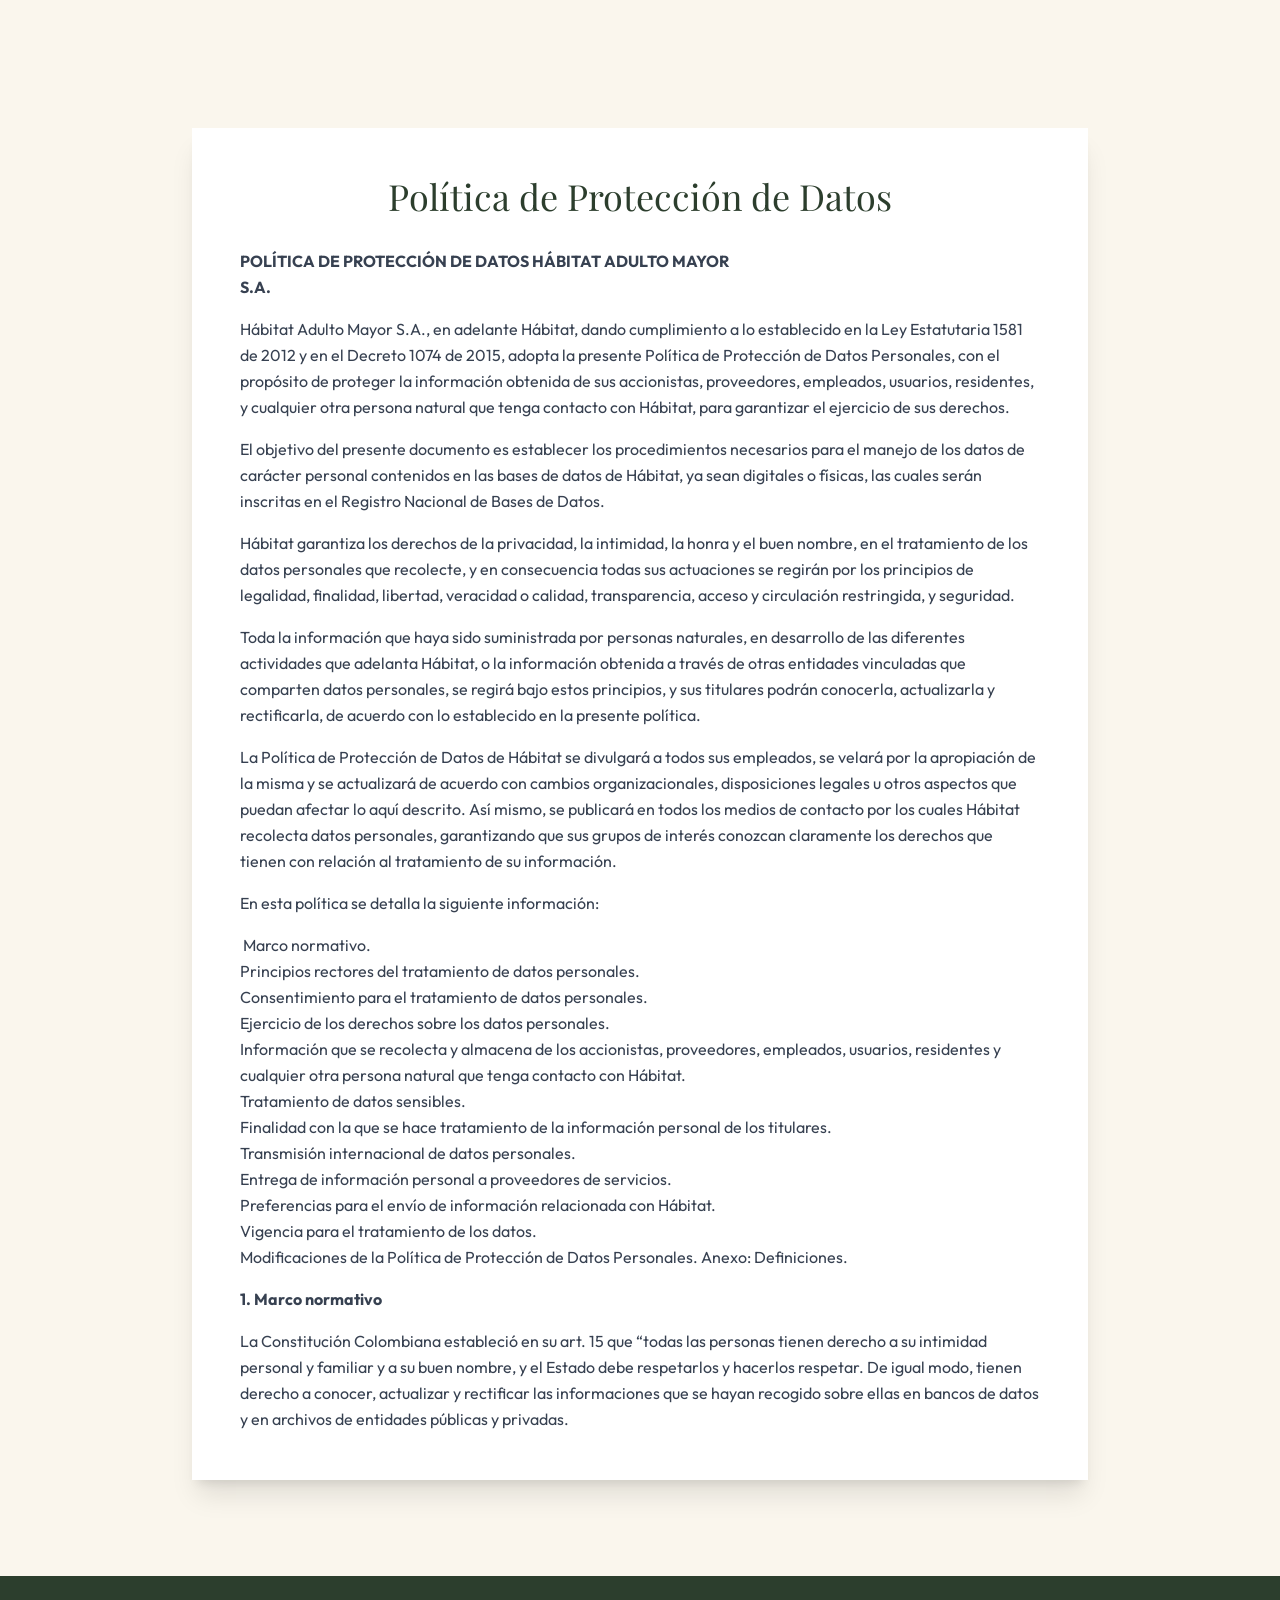
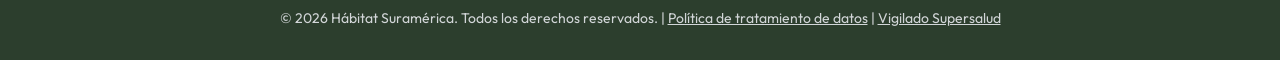
<file: politica-de-privacidad.html>
<!DOCTYPE html>
<html lang="es">
<head>
    <!-- Google Tag Manager -->
    <script>(function(w,d,s,l,i){w[l]=w[l]||[];w[l].push({'gtm.start':
    new Date().getTime(),event:'gtm.js'});var f=d.getElementsByTagName(s)[0],
    j=d.createElement(s),dl=l!='dataLayer'?'&l='+l:'';j.async=true;j.src=
    'https://www.googletagmanager.com/gtm.js?id='+i+dl;f.parentNode.insertBefore(j,f);
    })(window,document,'script','dataLayer','GTM-WFSQ859');</script>
    <!-- End Google Tag Manager -->
    <meta charset="UTF-8">
    <meta name="viewport" content="width=device-width, initial-scale=1.0">
    <title>Hábitat Senior Living - Cuidado de Lujo</title>
    <!-- Swiper CSS -->
    <link rel="stylesheet" href="https://cdn.jsdelivr.net/npm/swiper@10/swiper-bundle.min.css" />
    
    
    <link href="https://fonts.googleapis.com/css2?family=Outfit:wght@300;400;500;600;700&family=Playfair+Display:ital,wght@0,400;0,700;1,400&display=swap" rel="stylesheet">
    <link rel="stylesheet" href="styles.css">

    <style>
        /* Estilos personalizados para el Hero Slider */
        .swiper-hero {
            width: 100%;
            height: 50vh;
            position: relative;
            z-index: 0;
        }
        @media (min-width: 768px) {
            .swiper-hero {
                height: 100vh;
                position: absolute;
                top: 0;
                left: 0;
            }
        }
        @keyframes panRight {
            0% { transform: scale(1.1) translateX(-1.5%); }
            100% { transform: scale(1.1) translateX(1.5%); }
        }
        .swiper-hero .swiper-slide {
            overflow: hidden;
        }
        .swiper-hero .hero-bg {
            width: 100%;
            height: 100%;
            background-size: cover;
            background-position: center;
            animation: panRight 12s linear infinite alternate;
        }
        @keyframes panRightFlipped {
            0% { transform: scaleX(-1.1) scaleY(1.1) translateX(1.5%); }
            100% { transform: scaleX(-1.1) scaleY(1.1) translateX(-1.5%); }
        }
        .swiper-hero .hero-bg-flipped {
            width: 100%;
            height: 100%;
            background-size: cover;
            background-position: center;
            animation: panRightFlipped 12s linear infinite alternate;
        }
        .hero-content {
            position: relative;
            z-index: 2;
            height: auto;
        }
        @media (min-width: 768px) {
            .hero-content {
                height: 100vh;
            }
        }
        /* Galería */
        .swiper-gallery {
            width: 100%;
            height: 500px;
        }
        .swiper-gallery .swiper-slide img {
            width: 100%;
            height: 100%;
            object-fit: cover;
        }
    </style>

    <link rel="icon" type="image/png" href="habitat_favicon.png">
</head>
<body class="font-sans text-gray-800 bg-karu-claro antialiased flex flex-col min-h-screen">
<!-- Google Tag Manager (noscript) -->
<noscript><iframe src="https://www.googletagmanager.com/ns.html?id=GTM-WFSQ859"
height="0" width="0" style="display:none;visibility:hidden"></iframe></noscript>
<!-- End Google Tag Manager (noscript) -->


<main class="flex-grow pt-32 pb-24 px-6">
    <div class="max-w-4xl mx-auto bg-white p-8 md:p-12 shadow-xl">
        <h1 class="text-3xl md:text-4xl font-serif text-karu-verde mb-8 text-center">Política de Protección de Datos</h1>
        <div class="prose max-w-none text-gray-700 leading-relaxed space-y-4">
            
<h3 class="wp-block-heading"><strong>POLÍTICA DE PROTECCIÓN DE DATOS HÁBITAT ADULTO MAYOR</strong><br><strong>S.A.</strong></h3>



<p>Hábitat Adulto Mayor S.A., en adelante Hábitat, dando cumplimiento a lo establecido en la Ley Estatutaria 1581 de 2012 y en el Decreto 1074 de 2015, adopta la presente Política de Protección de Datos Personales, con el propósito de proteger la información obtenida de sus accionistas, proveedores, empleados, usuarios, residentes, y cualquier otra persona natural que tenga contacto con Hábitat, para garantizar el ejercicio de sus derechos.</p>



<p>El objetivo del presente documento es establecer los procedimientos necesarios para el manejo de los datos de carácter personal contenidos en las bases de datos de Hábitat, ya sean digitales o físicas, las cuales serán inscritas en el Registro Nacional de Bases de Datos.</p>



<p>Hábitat garantiza los derechos de la privacidad, la intimidad, la honra y el buen nombre, en el tratamiento de los datos personales que recolecte, y en consecuencia todas sus actuaciones se regirán por los principios de legalidad, finalidad, libertad, veracidad o calidad, transparencia, acceso y circulación restringida, y seguridad.</p>



<p>Toda la información que haya sido suministrada por personas naturales, en desarrollo de las diferentes actividades que adelanta Hábitat, o la información obtenida a través de otras entidades vinculadas que comparten datos personales, se regirá bajo estos principios, y sus titulares podrán conocerla, actualizarla y rectificarla, de acuerdo con lo establecido en la presente política.</p>



<p>La Política de Protección de Datos de Hábitat se divulgará a todos sus empleados, se velará por la apropiación de la misma y se actualizará de acuerdo con cambios organizacionales, disposiciones legales u otros aspectos que puedan afectar lo aquí descrito. Así mismo, se publicará en todos los medios de contacto por los cuales Hábitat recolecta datos personales, garantizando que sus grupos de interés conozcan claramente los derechos que tienen con relación al tratamiento de su información.</p>



<p>En esta política se detalla la siguiente información:</p>



<ol class="wp-block-list"><li>&nbsp;Marco normativo.</li><li>Principios rectores del tratamiento de datos personales.</li><li>Consentimiento para el tratamiento de datos personales.</li><li>Ejercicio de los derechos sobre los datos personales.</li><li>Información que se recolecta y almacena de los accionistas, proveedores, empleados, usuarios, residentes y cualquier otra persona natural que tenga contacto con Hábitat.</li><li>Tratamiento de datos sensibles.</li><li>Finalidad con la que se hace tratamiento de la información personal de los titulares.</li><li>Transmisión internacional de datos personales.</li><li>Entrega de información personal a proveedores de servicios.</li><li>Preferencias para el envío de información relacionada con Hábitat.</li><li>Vigencia para el tratamiento de los datos.</li><li>Modificaciones de la Política de Protección de Datos Personales. Anexo: Definiciones.</li></ol>



<h3 class="wp-block-heading"><strong>1. Marco normativo</strong></h3>



<p>La Constitución Colombiana estableció en su art. 15 que “todas las personas tienen derecho a su intimidad personal y familiar y a su buen nombre, y el Estado debe respetarlos y hacerlos respetar. De igual modo, tienen derecho a conocer, actualizar y rectificar las informaciones que se hayan recogido sobre ellas en bancos de datos y en archivos de entidades públicas y privadas.</p>
            
        </div>
    </div>
</main>

<footer class="bg-karu-verde text-karu-marfil py-8 px-6 md:px-12 w-full relative z-20">
        <div class="w-full flex items-center justify-center">
            <div class="text-sm text-gray-200 opacity-90 text-center">
                &copy; 2026 Hábitat Suramérica. Todos los derechos reservados. | <a href="politica-de-privacidad.html" class="underline hover:text-white transition">Política de tratamiento de datos</a> | <a href="https://www.supersalud.gov.co/es-co/Paginas/Home.aspx" target="_blank" rel="noopener noreferrer" class="underline hover:text-white transition">Vigilado Supersalud</a>
            </div>
        </div>
    </footer>

    <!-- Modal de Formulario -->
    <div id="contactModal" class="fixed inset-0 z-[100] flex items-center justify-center bg-black/60 opacity-0 pointer-events-none transition-opacity duration-300 backdrop-blur-sm px-4">
        <div class="bg-white text-karu-verde p-10 md:p-14 shadow-2xl relative w-full max-w-lg transform scale-95 transition-transform duration-300" id="modalContent">
            <button onclick="closeModal()" class="absolute top-4 right-6 text-gray-400 hover:text-karu-verde transition text-4xl">&times;</button>
            <h3 class="text-3xl font-serif mb-2">Solicita Información</h3>
            <p class="text-sm text-karu-verde opacity-80 mb-8">Déjenos sus datos y un asesor se pondrá en contacto para brindarle información sobre nuestros planes.</p>
            <form id="form-inline" action="gracias.html" class="space-y-6">
                <div>
                    <label class="block text-xs uppercase tracking-wider font-bold mb-2">Nombre completo</label>
                    <input type="text" class="w-full border-b border-karu-piedra py-3 focus:outline-none focus:border-karu-verde bg-transparent text-karu-verde" placeholder="Ej. Juan Pérez" name="nombre" required>
                </div>
                <div>
                    <label class="block text-xs uppercase tracking-wider font-bold mb-2">Correo electrónico</label>
                    <input type="email" class="w-full border-b border-karu-piedra py-3 focus:outline-none focus:border-karu-verde bg-transparent text-karu-verde" placeholder="juan@correo.com" name="email" required>
                </div>
                <div>
                    <label class="block text-xs uppercase tracking-wider font-bold mb-2">Teléfono</label>
                    <input type="tel" class="w-full border-b border-karu-piedra py-3 focus:outline-none focus:border-karu-verde bg-transparent text-karu-verde" placeholder="+57 300 000 0000" name="celular" required>
                </div>
                <div>
                    <label class="block text-xs uppercase tracking-wider font-bold mb-2">Sede de interés</label>
                    <select class="w-full border-b border-karu-piedra py-3 focus:outline-none focus:border-karu-verde bg-transparent text-karu-verde" name="para_quien" required>
                        <option value="" disabled selected>Selecciona una sede</option>
                        <option value="Bernal">Bernal — desde $8.500.000</option>
                        <option value="Balsos">Balsos — desde $12.300.000</option>
                        <option value="Suramerica">Suramérica — desde $12.800.000</option>
                    </select>
                </div>
                <div class="flex items-start gap-2 pt-2">
                    <input type="checkbox" id="privacy-modal" name="datos" value="Sí" class="mt-0.5 accent-karu-verde" required>
                    <label for="privacy-modal" class="text-[11px] text-gray-500 leading-tight">
                        Acepto la <a href="politica-de-privacidad.html" target="_blank" class="underline hover:text-karu-verde">política de tratamiento de datos</a>
                    </label>
                </div>
                <button type="submit" class="w-full bg-karu-verde text-white py-4 mt-6 uppercase tracking-widest text-sm hover:bg-karu-arena transition duration-300">Enviar</button>
                <div class="mt-6 text-center border-t border-gray-200 pt-4">
                    <p class="text-sm font-bold text-karu-verde uppercase tracking-wide">
                        ¿Prefieres hablar ahora?<br>
                        <a href="tel:+573206872012" class="inline-block mt-2 text-karu-arena hover:text-karu-verde transition duration-300">Llámanos: +57 320 6872012</a>
                    </p>
                </div>
            </form>
        </div>
    </div>

    <!-- Swiper JS -->
    <script src="https://cdn.jsdelivr.net/npm/swiper@10/swiper-bundle.min.js"></script>
    <script>
        // Inicializar Swiper para el Hero
        const swiperHero = new Swiper('.swiper-hero', {
            loop: true,
            effect: 'fade',
            autoplay: {
                delay: 4000,
                disableOnInteraction: false,
            },
            pagination: {
                el: '.swiper-pagination',
                clickable: true,
            },
        });

        // Inicializar Swiper para la Galería (Paso foto por foto)
        const swiperGallery = new Swiper('.swiper-gallery', {
            loop: true,
            slidesPerView: 1,
            spaceBetween: 0,
            speed: 1000,
            allowTouchMove: true,
            autoplay: {
                delay: 1500,
                disableOnInteraction: false,
                pauseOnMouseEnter: true,
            },
            breakpoints: {
                640: {
                    slidesPerView: 2,
                },
                1024: {
                    slidesPerView: 3,
                },
            }
        });

        // Lógica del Modal
        const modal = document.getElementById('contactModal');
        const modalContent = document.getElementById('modalContent');
        
        function openModal(e) {
            if(e) e.preventDefault();
            modal.classList.remove('opacity-0', 'pointer-events-none');
            modalContent.classList.remove('scale-95');
        }
        
        function closeModal() {
            modal.classList.add('opacity-0', 'pointer-events-none');
            modalContent.classList.add('scale-95');
        }

        modal.addEventListener('click', (e) => {
            if (e.target === modal) closeModal();
        });
    </script>

    <!-- Google Sheets Form Submission -->
    <script>
        const scriptURL = 'https://script.google.com/macros/s/AKfycbzV1AK68N5-_WDim9R1V1-qwV4rWrjugy55QhVVhGEKadeM5yZVyZMB4zKBTCWmuYsL/exec';
        const forms = document.querySelectorAll('form');

        forms.forEach(form => {
            form.addEventListener('submit', e => {
                e.preventDefault();
                
                // Change button text to indicate loading
                const btn = form.querySelector('button[type="submit"]');
                const originalText = btn.innerHTML;
                btn.innerHTML = 'Enviando...';
                btn.disabled = true;

                // Construir formData y agregar parámetros UTM / tracking
                const formData = new FormData(form);

                // Evitar que Google Sheets interprete el signo + del celular como una fórmula
                if (formData.has('celular')) {
                    const cel = formData.get('celular');
                    if (cel.trim().startsWith('+')) {
                        formData.set('celular', "'" + cel.trim());
                    }
                }

                const urlParams = new URLSearchParams(window.location.search);
                const currentUrl = window.location.href.split('?')[0];

                formData.set('datos', 'Residencia');

                formData.append('Fuente del lead', 'Sí');
                formData.append('fuente', 'Sí');
                formData.append('fuente_lead', 'Sí');

                if (urlParams.has('utm_source')) {
                    formData.append('UTM Source', urlParams.get('utm_source'));
                    formData.append('utm_source', urlParams.get('utm_source'));
                }

                formData.append('UTM Medium', 'Form - Hábitat Competencia');
                formData.append('utm_medium', 'Form - Hábitat Competencia');

                if (urlParams.has('utm_medium')) {
                    formData.append('UTM Campaign', urlParams.get('utm_medium'));
                    formData.append('utm_campaign', urlParams.get('utm_medium'));
                }

                if (urlParams.has('utm_campaign')) {
                    formData.append('UTM Content', urlParams.get('utm_campaign'));
                    formData.append('utm_content', urlParams.get('utm_campaign'));
                }

                if (urlParams.has('utm_content')) {
                    formData.append('UTM Term', urlParams.get('utm_content'));
                    formData.append('utm_term', urlParams.get('utm_content'));
                }

                if (urlParams.has('utm_term')) {
                    formData.append('URL / Landing de origen', urlParams.get('utm_term'));
                    formData.append('url_origen', urlParams.get('utm_term'));
                    formData.append('url', urlParams.get('utm_term'));
                }

                formData.append('ID clic (GCLID / FBCLID)', currentUrl);
                formData.append('id_clic', currentUrl);
                formData.append('gclid', currentUrl);

                formData.append('sheet_name', 'Leads General');

                fetch(scriptURL, { method: 'POST', body: formData, mode: 'no-cors' })
                    .then(response => {
                        setTimeout(() => { window.location.href = form.getAttribute('action'); }, 800);
                    })
                    .catch(error => {
                        console.error('Error!', error.message);
                        alert('Hubo un error enviando el formulario. Por favor intenta de nuevo.');
                        btn.innerHTML = originalText;
                        btn.disabled = false;
                    });
            });
        });
    </script>
</body>
</html>
</file>
<file: styles.css>
﻿*,:after,:before{--tw-border-spacing-x:0;--tw-border-spacing-y:0;--tw-translate-x:0;--tw-translate-y:0;--tw-rotate:0;--tw-skew-x:0;--tw-skew-y:0;--tw-scale-x:1;--tw-scale-y:1;--tw-pan-x: ;--tw-pan-y: ;--tw-pinch-zoom: ;--tw-scroll-snap-strictness:proximity;--tw-gradient-from-position: ;--tw-gradient-via-position: ;--tw-gradient-to-position: ;--tw-ordinal: ;--tw-slashed-zero: ;--tw-numeric-figure: ;--tw-numeric-spacing: ;--tw-numeric-fraction: ;--tw-ring-inset: ;--tw-ring-offset-width:0px;--tw-ring-offset-color:#fff;--tw-ring-color:rgba(59,130,246,.5);--tw-ring-offset-shadow:0 0 #0000;--tw-ring-shadow:0 0 #0000;--tw-shadow:0 0 #0000;--tw-shadow-colored:0 0 #0000;--tw-blur: ;--tw-brightness: ;--tw-contrast: ;--tw-grayscale: ;--tw-hue-rotate: ;--tw-invert: ;--tw-saturate: ;--tw-sepia: ;--tw-drop-shadow: ;--tw-backdrop-blur: ;--tw-backdrop-brightness: ;--tw-backdrop-contrast: ;--tw-backdrop-grayscale: ;--tw-backdrop-hue-rotate: ;--tw-backdrop-invert: ;--tw-backdrop-opacity: ;--tw-backdrop-saturate: ;--tw-backdrop-sepia: ;--tw-contain-size: ;--tw-contain-layout: ;--tw-contain-paint: ;--tw-contain-style: }::backdrop{--tw-border-spacing-x:0;--tw-border-spacing-y:0;--tw-translate-x:0;--tw-translate-y:0;--tw-rotate:0;--tw-skew-x:0;--tw-skew-y:0;--tw-scale-x:1;--tw-scale-y:1;--tw-pan-x: ;--tw-pan-y: ;--tw-pinch-zoom: ;--tw-scroll-snap-strictness:proximity;--tw-gradient-from-position: ;--tw-gradient-via-position: ;--tw-gradient-to-position: ;--tw-ordinal: ;--tw-slashed-zero: ;--tw-numeric-figure: ;--tw-numeric-spacing: ;--tw-numeric-fraction: ;--tw-ring-inset: ;--tw-ring-offset-width:0px;--tw-ring-offset-color:#fff;--tw-ring-color:rgba(59,130,246,.5);--tw-ring-offset-shadow:0 0 #0000;--tw-ring-shadow:0 0 #0000;--tw-shadow:0 0 #0000;--tw-shadow-colored:0 0 #0000;--tw-blur: ;--tw-brightness: ;--tw-contrast: ;--tw-grayscale: ;--tw-hue-rotate: ;--tw-invert: ;--tw-saturate: ;--tw-sepia: ;--tw-drop-shadow: ;--tw-backdrop-blur: ;--tw-backdrop-brightness: ;--tw-backdrop-contrast: ;--tw-backdrop-grayscale: ;--tw-backdrop-hue-rotate: ;--tw-backdrop-invert: ;--tw-backdrop-opacity: ;--tw-backdrop-saturate: ;--tw-backdrop-sepia: ;--tw-contain-size: ;--tw-contain-layout: ;--tw-contain-paint: ;--tw-contain-style: }/*! tailwindcss v3.4.17 | MIT License | https://tailwindcss.com*/*,:after,:before{box-sizing:border-box;border:0 solid #e5e7eb}:after,:before{--tw-content:""}:host,html{line-height:1.5;-webkit-text-size-adjust:100%;-moz-tab-size:4;-o-tab-size:4;tab-size:4;font-family:Outfit,sans-serif;font-feature-settings:normal;font-variation-settings:normal;-webkit-tap-highlight-color:transparent}body{margin:0;line-height:inherit}hr{height:0;color:inherit;border-top-width:1px}abbr:where([title]){-webkit-text-decoration:underline dotted;text-decoration:underline dotted}h1,h2,h3,h4,h5,h6{font-size:inherit;font-weight:inherit}a{color:inherit;text-decoration:inherit}b,strong{font-weight:bolder}code,kbd,pre,samp{font-family:ui-monospace,SFMono-Regular,Menlo,Monaco,Consolas,Liberation Mono,Courier New,monospace;font-feature-settings:normal;font-variation-settings:normal;font-size:1em}small{font-size:80%}sub,sup{font-size:75%;line-height:0;position:relative;vertical-align:baseline}sub{bottom:-.25em}sup{top:-.5em}table{text-indent:0;border-color:inherit;border-collapse:collapse}button,input,optgroup,select,textarea{font-family:inherit;font-feature-settings:inherit;font-variation-settings:inherit;font-size:100%;font-weight:inherit;line-height:inherit;letter-spacing:inherit;color:inherit;margin:0;padding:0}button,select{text-transform:none}button,input:where([type=button]),input:where([type=reset]),input:where([type=submit]){-webkit-appearance:button;background-color:transparent;background-image:none}:-moz-focusring{outline:auto}:-moz-ui-invalid{box-shadow:none}progress{vertical-align:baseline}::-webkit-inner-spin-button,::-webkit-outer-spin-button{height:auto}[type=search]{-webkit-appearance:textfield;outline-offset:-2px}::-webkit-search-decoration{-webkit-appearance:none}::-webkit-file-upload-button{-webkit-appearance:button;font:inherit}summary{display:list-item}blockquote,dd,dl,figure,h1,h2,h3,h4,h5,h6,hr,p,pre{margin:0}fieldset{margin:0}fieldset,legend{padding:0}menu,ol,ul{list-style:none;margin:0;padding:0}dialog{padding:0}textarea{resize:vertical}input::-moz-placeholder,textarea::-moz-placeholder{opacity:1;color:#9ca3af}input::placeholder,textarea::placeholder{opacity:1;color:#9ca3af}[role=button],button{cursor:pointer}:disabled{cursor:default}audio,canvas,embed,iframe,img,object,svg,video{display:block;vertical-align:middle}img,video{max-width:100%;height:auto}[hidden]:where(:not([hidden=until-found])){display:none}.\!container{width:100%!important}.container{width:100%}@media (min-width:640px){.\!container{max-width:640px!important}.container{max-width:640px}}@media (min-width:768px){.\!container{max-width:768px!important}.container{max-width:768px}}@media (min-width:1024px){.\!container{max-width:1024px!important}.container{max-width:1024px}}@media (min-width:1280px){.\!container{max-width:1280px!important}.container{max-width:1280px}}@media (min-width:1536px){.\!container{max-width:1536px!important}.container{max-width:1536px}}.sr-only{position:absolute;width:1px;height:1px;padding:0;margin:-1px;overflow:hidden;clip:rect(0,0,0,0);white-space:nowrap;border-width:0}.pointer-events-none{pointer-events:none}.fixed{position:fixed}.absolute{position:absolute}.relative{position:relative}.sticky{position:sticky}.inset-0{inset:0}.bottom-6{bottom:1.5rem}.left-0{left:0}.left-4{left:1rem}.right-0{right:0}.right-4{right:1rem}.right-6{right:1.5rem}.top-0{top:0}.top-16{top:4rem}.top-4{top:1rem}.top-full{top:100%}.z-0{z-index:0}.z-10{z-index:10}.z-20{z-index:20}.z-30{z-index:30}.z-50{z-index:50}.z-\[100\]{z-index:100}.z-\[60\]{z-index:60}.order-1{order:1}.order-2{order:2}.mx-auto{margin-left:auto;margin-right:auto}.mb-1{margin-bottom:.25rem}.mb-10{margin-bottom:2.5rem}.mb-12{margin-bottom:3rem}.mb-14{margin-bottom:3.5rem}.mb-16{margin-bottom:4rem}.mb-2{margin-bottom:.5rem}.mb-3{margin-bottom:.75rem}.mb-4{margin-bottom:1rem}.mb-6{margin-bottom:1.5rem}.mb-8{margin-bottom:2rem}.ml-2{margin-left:.5rem}.mt-0\.5{margin-top:.125rem}.mt-1{margin-top:.25rem}.mt-10{margin-top:2.5rem}.mt-14{margin-top:3.5rem}.mt-2{margin-top:.5rem}.mt-6{margin-top:1.5rem}.mt-8{margin-top:2rem}.mt-auto{margin-top:auto}.block{display:block}.inline-block{display:inline-block}.inline{display:inline}.flex{display:flex}.inline-flex{display:inline-flex}.table{display:table}.grid{display:grid}.hidden{display:none}.aspect-video{aspect-ratio:16/9}.h-1{height:.25rem}.h-10{height:2.5rem}.h-12{height:3rem}.h-3{height:.75rem}.h-4{height:1rem}.h-56{height:14rem}.h-6{height:1.5rem}.h-64{height:16rem}.h-7{height:1.75rem}.h-9{height:2.25rem}.h-\[45vh\]{height:45vh}.h-full{height:100%}.min-h-\[280px\]{min-height:280px}.min-h-\[300px\]{min-height:300px}.min-h-\[40px\]{min-height:40px}.min-h-full{min-height:100%}.min-h-screen{min-height:100vh}.w-1\/2{width:50%}.w-1\/4{width:25%}.w-16{width:4rem}.w-20{width:5rem}.w-3{width:.75rem}.w-4{width:1rem}.w-6{width:1.5rem}.w-9{width:2.25rem}.w-full{width:100%}.max-w-2xl{max-width:42rem}.max-w-4xl{max-width:56rem}.max-w-5xl{max-width:64rem}.max-w-6xl{max-width:72rem}.max-w-7xl{max-width:80rem}.max-w-lg{max-width:32rem}.max-w-none{max-width:none}.max-w-xl{max-width:36rem}.shrink-0{flex-shrink:0}.flex-grow{flex-grow:1}.border-collapse{border-collapse:collapse}.-translate-y-full{--tw-translate-y:-100%}.-translate-y-full,.rotate-180{transform:translate(var(--tw-translate-x),var(--tw-translate-y)) rotate(var(--tw-rotate)) skewX(var(--tw-skew-x)) skewY(var(--tw-skew-y)) scaleX(var(--tw-scale-x)) scaleY(var(--tw-scale-y))}.rotate-180{--tw-rotate:180deg}.scale-95{--tw-scale-x:.95;--tw-scale-y:.95}.scale-95,.transform{transform:translate(var(--tw-translate-x),var(--tw-translate-y)) rotate(var(--tw-rotate)) skewX(var(--tw-skew-x)) skewY(var(--tw-skew-y)) scaleX(var(--tw-scale-x)) scaleY(var(--tw-scale-y))}@keyframes bounce{0%,to{transform:translateY(-25%);animation-timing-function:cubic-bezier(.8,0,1,1)}50%{transform:none;animation-timing-function:cubic-bezier(0,0,.2,1)}}.animate-bounce{animation:bounce 1s infinite}.cursor-pointer{cursor:pointer}.grid-cols-1{grid-template-columns:repeat(1,minmax(0,1fr))}.grid-cols-2{grid-template-columns:repeat(2,minmax(0,1fr))}.grid-cols-3{grid-template-columns:repeat(3,minmax(0,1fr))}.flex-col{flex-direction:column}.flex-wrap{flex-wrap:wrap}.items-start{align-items:flex-start}.items-center{align-items:center}.justify-center{justify-content:center}.justify-between{justify-content:space-between}.gap-1{gap:.25rem}.gap-1\.5{gap:.375rem}.gap-16{gap:4rem}.gap-2{gap:.5rem}.gap-2\.5{gap:.625rem}.gap-3{gap:.75rem}.gap-4{gap:1rem}.gap-6{gap:1.5rem}.gap-8{gap:2rem}.space-y-12>:not([hidden])~:not([hidden]){--tw-space-y-reverse:0;margin-top:calc(3rem*(1 - var(--tw-space-y-reverse)));margin-bottom:calc(3rem*var(--tw-space-y-reverse))}.space-y-3>:not([hidden])~:not([hidden]){--tw-space-y-reverse:0;margin-top:calc(.75rem*(1 - var(--tw-space-y-reverse)));margin-bottom:calc(.75rem*var(--tw-space-y-reverse))}.space-y-4>:not([hidden])~:not([hidden]){--tw-space-y-reverse:0;margin-top:calc(1rem*(1 - var(--tw-space-y-reverse)));margin-bottom:calc(1rem*var(--tw-space-y-reverse))}.space-y-6>:not([hidden])~:not([hidden]){--tw-space-y-reverse:0;margin-top:calc(1.5rem*(1 - var(--tw-space-y-reverse)));margin-bottom:calc(1.5rem*var(--tw-space-y-reverse))}.divide-y>:not([hidden])~:not([hidden]){--tw-divide-y-reverse:0;border-top-width:calc(1px*(1 - var(--tw-divide-y-reverse)));border-bottom-width:calc(1px*var(--tw-divide-y-reverse))}.divide-gray-100>:not([hidden])~:not([hidden]){--tw-divide-opacity:1;border-color:rgb(243 244 246/var(--tw-divide-opacity,1))}.divide-gray-200>:not([hidden])~:not([hidden]){--tw-divide-opacity:1;border-color:rgb(229 231 235/var(--tw-divide-opacity,1))}.overflow-hidden{overflow:hidden}.overflow-x-auto{overflow-x:auto}.scroll-smooth{scroll-behavior:smooth}.rounded{border-radius:.25rem}.rounded-2xl{border-radius:1rem}.rounded-full{border-radius:9999px}.rounded-lg{border-radius:.5rem}.rounded-md{border-radius:.375rem}.rounded-sm{border-radius:.125rem}.rounded-xl{border-radius:.75rem}.border{border-width:1px}.border-2{border-width:2px}.border-x{border-left-width:1px;border-right-width:1px}.border-b{border-bottom-width:1px}.border-l{border-left-width:1px}.border-l-4{border-left-width:4px}.border-t{border-top-width:1px}.border-\[\#b88f34\]{--tw-border-opacity:1;border-color:rgb(184 143 52/var(--tw-border-opacity,1))}.border-gray-100{--tw-border-opacity:1;border-color:rgb(243 244 246/var(--tw-border-opacity,1))}.border-gray-200{--tw-border-opacity:1;border-color:rgb(229 231 235/var(--tw-border-opacity,1))}.border-gray-300{--tw-border-opacity:1;border-color:rgb(209 213 219/var(--tw-border-opacity,1))}.border-karu-arena{--tw-border-opacity:1;border-color:rgb(212 168 67/var(--tw-border-opacity,1))}.border-karu-arena\/20{border-color:rgba(212,168,67,.2)}.border-karu-arena\/40{border-color:rgba(212,168,67,.4)}.border-karu-arena\/50{border-color:rgba(212,168,67,.5)}.border-karu-marfil{--tw-border-opacity:1;border-color:rgb(255 255 255/var(--tw-border-opacity,1))}.border-karu-piedra{--tw-border-opacity:1;border-color:rgb(94 107 126/var(--tw-border-opacity,1))}.border-karu-verde{--tw-border-opacity:1;border-color:rgb(44 62 45/var(--tw-border-opacity,1))}.border-white\/10{border-color:hsla(0,0%,100%,.1)}.border-white\/15{border-color:hsla(0,0%,100%,.15)}.border-white\/20{border-color:hsla(0,0%,100%,.2)}.border-white\/40{border-color:hsla(0,0%,100%,.4)}.bg-\[\#7fd77f\]{--tw-bg-opacity:1;background-color:rgb(127 215 127/var(--tw-bg-opacity,1))}.bg-\[\#D4A843\]{--tw-bg-opacity:1;background-color:rgb(212 168 67/var(--tw-bg-opacity,1))}.bg-black\/20{background-color:rgba(0,0,0,.2)}.bg-black\/30{background-color:rgba(0,0,0,.3)}.bg-black\/60{background-color:rgba(0,0,0,.6)}.bg-karu-arena{--tw-bg-opacity:1;background-color:rgb(212 168 67/var(--tw-bg-opacity,1))}.bg-karu-arena\/25{background-color:rgba(212,168,67,.25)}.bg-karu-claro{--tw-bg-opacity:1;background-color:rgb(250 246 237/var(--tw-bg-opacity,1))}.bg-karu-claro\/70{background-color:hsla(42,57%,95%,.7)}.bg-karu-verde{--tw-bg-opacity:1;background-color:rgb(44 62 45/var(--tw-bg-opacity,1))}.bg-karu-verde\/95{background-color:rgba(44,62,45,.95)}.bg-transparent{background-color:transparent}.bg-white{--tw-bg-opacity:1;background-color:rgb(255 255 255/var(--tw-bg-opacity,1))}.bg-white\/10{background-color:hsla(0,0%,100%,.1)}.bg-cover{background-size:cover}.bg-center{background-position:50%}.object-contain{-o-object-fit:contain;object-fit:contain}.object-cover{-o-object-fit:cover;object-fit:cover}.p-10{padding:2.5rem}.p-3{padding:.75rem}.p-3\.5{padding:.875rem}.p-4{padding:1rem}.p-5{padding:1.25rem}.p-6{padding:1.5rem}.p-8{padding:2rem}.px-10{padding-left:2.5rem;padding-right:2.5rem}.px-2\.5{padding-left:.625rem;padding-right:.625rem}.px-3{padding-left:.75rem;padding-right:.75rem}.px-4{padding-left:1rem;padding-right:1rem}.px-5{padding-left:1.25rem;padding-right:1.25rem}.px-6{padding-left:1.5rem;padding-right:1.5rem}.px-7{padding-left:1.75rem;padding-right:1.75rem}.px-8{padding-left:2rem;padding-right:2rem}.py-0\.5{padding-top:.125rem;padding-bottom:.125rem}.py-1\.5{padding-top:.375rem;padding-bottom:.375rem}.py-12{padding-top:3rem;padding-bottom:3rem}.py-14{padding-top:3.5rem;padding-bottom:3.5rem}.py-16{padding-top:4rem;padding-bottom:4rem}.py-2{padding-top:.5rem;padding-bottom:.5rem}.py-2\.5{padding-top:.625rem;padding-bottom:.625rem}.py-20{padding-top:5rem;padding-bottom:5rem}.py-24{padding-top:6rem;padding-bottom:6rem}.py-3{padding-top:.75rem;padding-bottom:.75rem}.py-4{padding-top:1rem;padding-bottom:1rem}.py-8{padding-top:2rem;padding-bottom:2rem}.pb-1{padding-bottom:.25rem}.pb-10{padding-bottom:2.5rem}.pb-24{padding-bottom:6rem}.pl-4{padding-left:1rem}.pr-2{padding-right:.5rem}.pt-16{padding-top:4rem}.pt-2{padding-top:.5rem}.pt-32{padding-top:8rem}.pt-4{padding-top:1rem}.pt-6{padding-top:1.5rem}.pt-8{padding-top:2rem}.text-left{text-align:left}.text-center{text-align:center}.text-right{text-align:right}.font-sans{font-family:Outfit,sans-serif}.font-serif{font-family:Playfair Display,serif}.text-2xl{font-size:1.5rem;line-height:2rem}.text-3xl{font-size:1.875rem;line-height:2.25rem}.text-4xl{font-size:2.25rem;line-height:2.5rem}.text-\[10px\]{font-size:10px}.text-\[11px\]{font-size:11px}.text-base{font-size:1rem;line-height:1.5rem}.text-lg{font-size:1.125rem;line-height:1.75rem}.text-sm{font-size:.875rem;line-height:1.25rem}.text-xl{font-size:1.25rem;line-height:1.75rem}.text-xs{font-size:.75rem;line-height:1rem}.font-bold{font-weight:700}.font-light{font-weight:300}.font-medium{font-weight:500}.font-semibold{font-weight:600}.uppercase{text-transform:uppercase}.italic{font-style:italic}.leading-\[1\.18\]{line-height:1.18}.leading-\[1\.4\]{line-height:1.4}.leading-relaxed{line-height:1.625}.leading-snug{line-height:1.375}.leading-tight{line-height:1.25}.tracking-\[0\.25em\]{letter-spacing:.25em}.tracking-\[0\.2em\]{letter-spacing:.2em}.tracking-wide{letter-spacing:.025em}.tracking-wider{letter-spacing:.05em}.tracking-widest{letter-spacing:.1em}.text-\[\#2C3E2D\]{--tw-text-opacity:1;color:rgb(44 62 45/var(--tw-text-opacity,1))}.text-gray-100{--tw-text-opacity:1;color:rgb(243 244 246/var(--tw-text-opacity,1))}.text-gray-200{--tw-text-opacity:1;color:rgb(229 231 235/var(--tw-text-opacity,1))}.text-gray-300{--tw-text-opacity:1;color:rgb(209 213 219/var(--tw-text-opacity,1))}.text-gray-400{--tw-text-opacity:1;color:rgb(156 163 175/var(--tw-text-opacity,1))}.text-gray-500{--tw-text-opacity:1;color:rgb(107 114 128/var(--tw-text-opacity,1))}.text-gray-600{--tw-text-opacity:1;color:rgb(75 85 99/var(--tw-text-opacity,1))}.text-gray-700{--tw-text-opacity:1;color:rgb(55 65 81/var(--tw-text-opacity,1))}.text-gray-800{--tw-text-opacity:1;color:rgb(31 41 55/var(--tw-text-opacity,1))}.text-karu-arena{--tw-text-opacity:1;color:rgb(212 168 67/var(--tw-text-opacity,1))}.text-karu-marfil{--tw-text-opacity:1;color:rgb(255 255 255/var(--tw-text-opacity,1))}.text-karu-verde{--tw-text-opacity:1;color:rgb(44 62 45/var(--tw-text-opacity,1))}.text-white{--tw-text-opacity:1;color:rgb(255 255 255/var(--tw-text-opacity,1))}.text-white\/70{color:hsla(0,0%,100%,.7)}.underline{text-decoration-line:underline}.antialiased{-webkit-font-smoothing:antialiased;-moz-osx-font-smoothing:grayscale}.accent-karu-verde{accent-color:#2c3e2d}.opacity-0{opacity:0}.opacity-100{opacity:1}.opacity-80{opacity:.8}.opacity-90{opacity:.9}.shadow-2xl{--tw-shadow:0 25px 50px -12px rgba(0,0,0,.25);--tw-shadow-colored:0 25px 50px -12px var(--tw-shadow-color)}.shadow-2xl,.shadow-lg{box-shadow:var(--tw-ring-offset-shadow,0 0 #0000),var(--tw-ring-shadow,0 0 #0000),var(--tw-shadow)}.shadow-lg{--tw-shadow:0 10px 15px -3px rgba(0,0,0,.1),0 4px 6px -4px rgba(0,0,0,.1);--tw-shadow-colored:0 10px 15px -3px var(--tw-shadow-color),0 4px 6px -4px var(--tw-shadow-color)}.shadow-md{--tw-shadow:0 4px 6px -1px rgba(0,0,0,.1),0 2px 4px -2px rgba(0,0,0,.1);--tw-shadow-colored:0 4px 6px -1px var(--tw-shadow-color),0 2px 4px -2px var(--tw-shadow-color)}.shadow-md,.shadow-sm{box-shadow:var(--tw-ring-offset-shadow,0 0 #0000),var(--tw-ring-shadow,0 0 #0000),var(--tw-shadow)}.shadow-sm{--tw-shadow:0 1px 2px 0 rgba(0,0,0,.05);--tw-shadow-colored:0 1px 2px 0 var(--tw-shadow-color)}.shadow-xl{--tw-shadow:0 20px 25px -5px rgba(0,0,0,.1),0 8px 10px -6px rgba(0,0,0,.1);--tw-shadow-colored:0 20px 25px -5px var(--tw-shadow-color),0 8px 10px -6px var(--tw-shadow-color);box-shadow:var(--tw-ring-offset-shadow,0 0 #0000),var(--tw-ring-shadow,0 0 #0000),var(--tw-shadow)}.drop-shadow-lg{--tw-drop-shadow:drop-shadow(0 10px 8px rgba(0,0,0,.04)) drop-shadow(0 4px 3px rgba(0,0,0,.1))}.drop-shadow-lg,.invert{filter:var(--tw-blur) var(--tw-brightness) var(--tw-contrast) var(--tw-grayscale) var(--tw-hue-rotate) var(--tw-invert) var(--tw-saturate) var(--tw-sepia) var(--tw-drop-shadow)}.invert{--tw-invert:invert(100%)}.filter{filter:var(--tw-blur) var(--tw-brightness) var(--tw-contrast) var(--tw-grayscale) var(--tw-hue-rotate) var(--tw-invert) var(--tw-saturate) var(--tw-sepia) var(--tw-drop-shadow)}.backdrop-blur-md{--tw-backdrop-blur:blur(12px)}.backdrop-blur-md,.backdrop-blur-sm{-webkit-backdrop-filter:var(--tw-backdrop-blur) var(--tw-backdrop-brightness) var(--tw-backdrop-contrast) var(--tw-backdrop-grayscale) var(--tw-backdrop-hue-rotate) var(--tw-backdrop-invert) var(--tw-backdrop-opacity) var(--tw-backdrop-saturate) var(--tw-backdrop-sepia);backdrop-filter:var(--tw-backdrop-blur) var(--tw-backdrop-brightness) var(--tw-backdrop-contrast) var(--tw-backdrop-grayscale) var(--tw-backdrop-hue-rotate) var(--tw-backdrop-invert) var(--tw-backdrop-opacity) var(--tw-backdrop-saturate) var(--tw-backdrop-sepia)}.backdrop-blur-sm{--tw-backdrop-blur:blur(4px)}.transition{transition-property:color,background-color,border-color,text-decoration-color,fill,stroke,opacity,box-shadow,transform,filter,-webkit-backdrop-filter;transition-property:color,background-color,border-color,text-decoration-color,fill,stroke,opacity,box-shadow,transform,filter,backdrop-filter;transition-property:color,background-color,border-color,text-decoration-color,fill,stroke,opacity,box-shadow,transform,filter,backdrop-filter,-webkit-backdrop-filter;transition-timing-function:cubic-bezier(.4,0,.2,1);transition-duration:.15s}.transition-all{transition-property:all;transition-timing-function:cubic-bezier(.4,0,.2,1);transition-duration:.15s}.transition-opacity{transition-property:opacity;transition-timing-function:cubic-bezier(.4,0,.2,1);transition-duration:.15s}.transition-transform{transition-property:transform;transition-timing-function:cubic-bezier(.4,0,.2,1);transition-duration:.15s}.duration-200{transition-duration:.2s}.duration-300{transition-duration:.3s}.duration-700{transition-duration:.7s}.hover\:-translate-y-1:hover{--tw-translate-y:-0.25rem;transform:translate(var(--tw-translate-x),var(--tw-translate-y)) rotate(var(--tw-rotate)) skewX(var(--tw-skew-x)) skewY(var(--tw-skew-y)) scaleX(var(--tw-scale-x)) scaleY(var(--tw-scale-y))}.hover\:border-karu-arena:hover{--tw-border-opacity:1;border-color:rgb(212 168 67/var(--tw-border-opacity,1))}.hover\:bg-\[\#68c668\]:hover{--tw-bg-opacity:1;background-color:rgb(104 198 104/var(--tw-bg-opacity,1))}.hover\:bg-\[\#c29633\]:hover{--tw-bg-opacity:1;background-color:rgb(194 150 51/var(--tw-bg-opacity,1))}.hover\:bg-karu-arena:hover{--tw-bg-opacity:1;background-color:rgb(212 168 67/var(--tw-bg-opacity,1))}.hover\:bg-karu-claro:hover{--tw-bg-opacity:1;background-color:rgb(250 246 237/var(--tw-bg-opacity,1))}.hover\:bg-karu-claro\/50:hover{background-color:hsla(42,57%,95%,.5)}.hover\:bg-white:hover{--tw-bg-opacity:1;background-color:rgb(255 255 255/var(--tw-bg-opacity,1))}.hover\:text-karu-arena:hover{--tw-text-opacity:1;color:rgb(212 168 67/var(--tw-text-opacity,1))}.hover\:text-karu-verde:hover{--tw-text-opacity:1;color:rgb(44 62 45/var(--tw-text-opacity,1))}.hover\:text-white:hover{--tw-text-opacity:1;color:rgb(255 255 255/var(--tw-text-opacity,1))}.focus\:border-karu-verde:focus{--tw-border-opacity:1;border-color:rgb(44 62 45/var(--tw-border-opacity,1))}.focus\:outline-none:focus{outline:2px solid transparent;outline-offset:2px}.group:hover .group-hover\:bg-karu-arena{--tw-bg-opacity:1;background-color:rgb(212 168 67/var(--tw-bg-opacity,1))}.group:hover .group-hover\:text-karu-verde{--tw-text-opacity:1;color:rgb(44 62 45/var(--tw-text-opacity,1))}@media (min-width:640px){.sm\:flex{display:flex}.sm\:w-auto{width:auto}.sm\:grid-cols-4{grid-template-columns:repeat(4,minmax(0,1fr))}.sm\:flex-row{flex-direction:row}.sm\:px-6{padding-left:1.5rem;padding-right:1.5rem}}@media (min-width:768px){.md\:absolute{position:absolute}.md\:right-0{right:0}.md\:top-0{top:0}.md\:order-none{order:0}.md\:mb-8{margin-bottom:2rem}.md\:block{display:block}.md\:inline{display:inline}.md\:inline-flex{display:inline-flex}.md\:hidden{display:none}.md\:h-14{height:3.5rem}.md\:h-16{height:4rem}.md\:h-auto{height:auto}.md\:h-full{height:100%}.md\:min-h-screen{min-height:100vh}.md\:w-1\/2{width:50%}.md\:w-\[48\%\]{width:48%}.md\:w-\[52\%\]{width:52%}.md\:grid-cols-2{grid-template-columns:repeat(2,minmax(0,1fr))}.md\:grid-cols-3{grid-template-columns:repeat(3,minmax(0,1fr))}.md\:flex-row{flex-direction:row}.md\:items-start{align-items:flex-start}.md\:items-center{align-items:center}.md\:gap-2{gap:.5rem}.md\:space-y-16>:not([hidden])~:not([hidden]){--tw-space-y-reverse:0;margin-top:calc(4rem*(1 - var(--tw-space-y-reverse)));margin-bottom:calc(4rem*var(--tw-space-y-reverse))}.md\:border-r{border-right-width:1px}.md\:p-12{padding:3rem}.md\:p-14{padding:3.5rem}.md\:p-16{padding:4rem}.md\:p-6{padding:1.5rem}.md\:px-12{padding-left:3rem;padding-right:3rem}.md\:px-14{padding-left:3.5rem;padding-right:3.5rem}.md\:px-8{padding-left:2rem;padding-right:2rem}.md\:py-20{padding-top:5rem;padding-bottom:5rem}.md\:py-24{padding-top:6rem;padding-bottom:6rem}.md\:pb-0{padding-bottom:0}.md\:pb-12{padding-bottom:3rem}.md\:pt-24{padding-top:6rem}.md\:text-left{text-align:left}.md\:text-2xl{font-size:1.5rem;line-height:2rem}.md\:text-3xl{font-size:1.875rem;line-height:2.25rem}.md\:text-4xl{font-size:2.25rem;line-height:2.5rem}.md\:text-5xl{font-size:3rem;line-height:1}.md\:text-base{font-size:1rem;line-height:1.5rem}.md\:text-lg{font-size:1.125rem;line-height:1.75rem}.md\:text-sm{font-size:.875rem;line-height:1.25rem}.md\:text-xl{font-size:1.25rem;line-height:1.75rem}}@media (min-width:1024px){.lg\:order-1{order:1}.lg\:order-2{order:2}.lg\:col-span-5{grid-column:span 5/span 5}.lg\:col-span-7{grid-column:span 7/span 7}.lg\:inline-flex{display:inline-flex}.lg\:min-h-full{min-height:100%}.lg\:grid-cols-12{grid-template-columns:repeat(12,minmax(0,1fr))}.lg\:p-14{padding:3.5rem}.lg\:px-20{padding-left:5rem;padding-right:5rem}.lg\:text-\[2\.75rem\]{font-size:2.75rem}}
</file>
